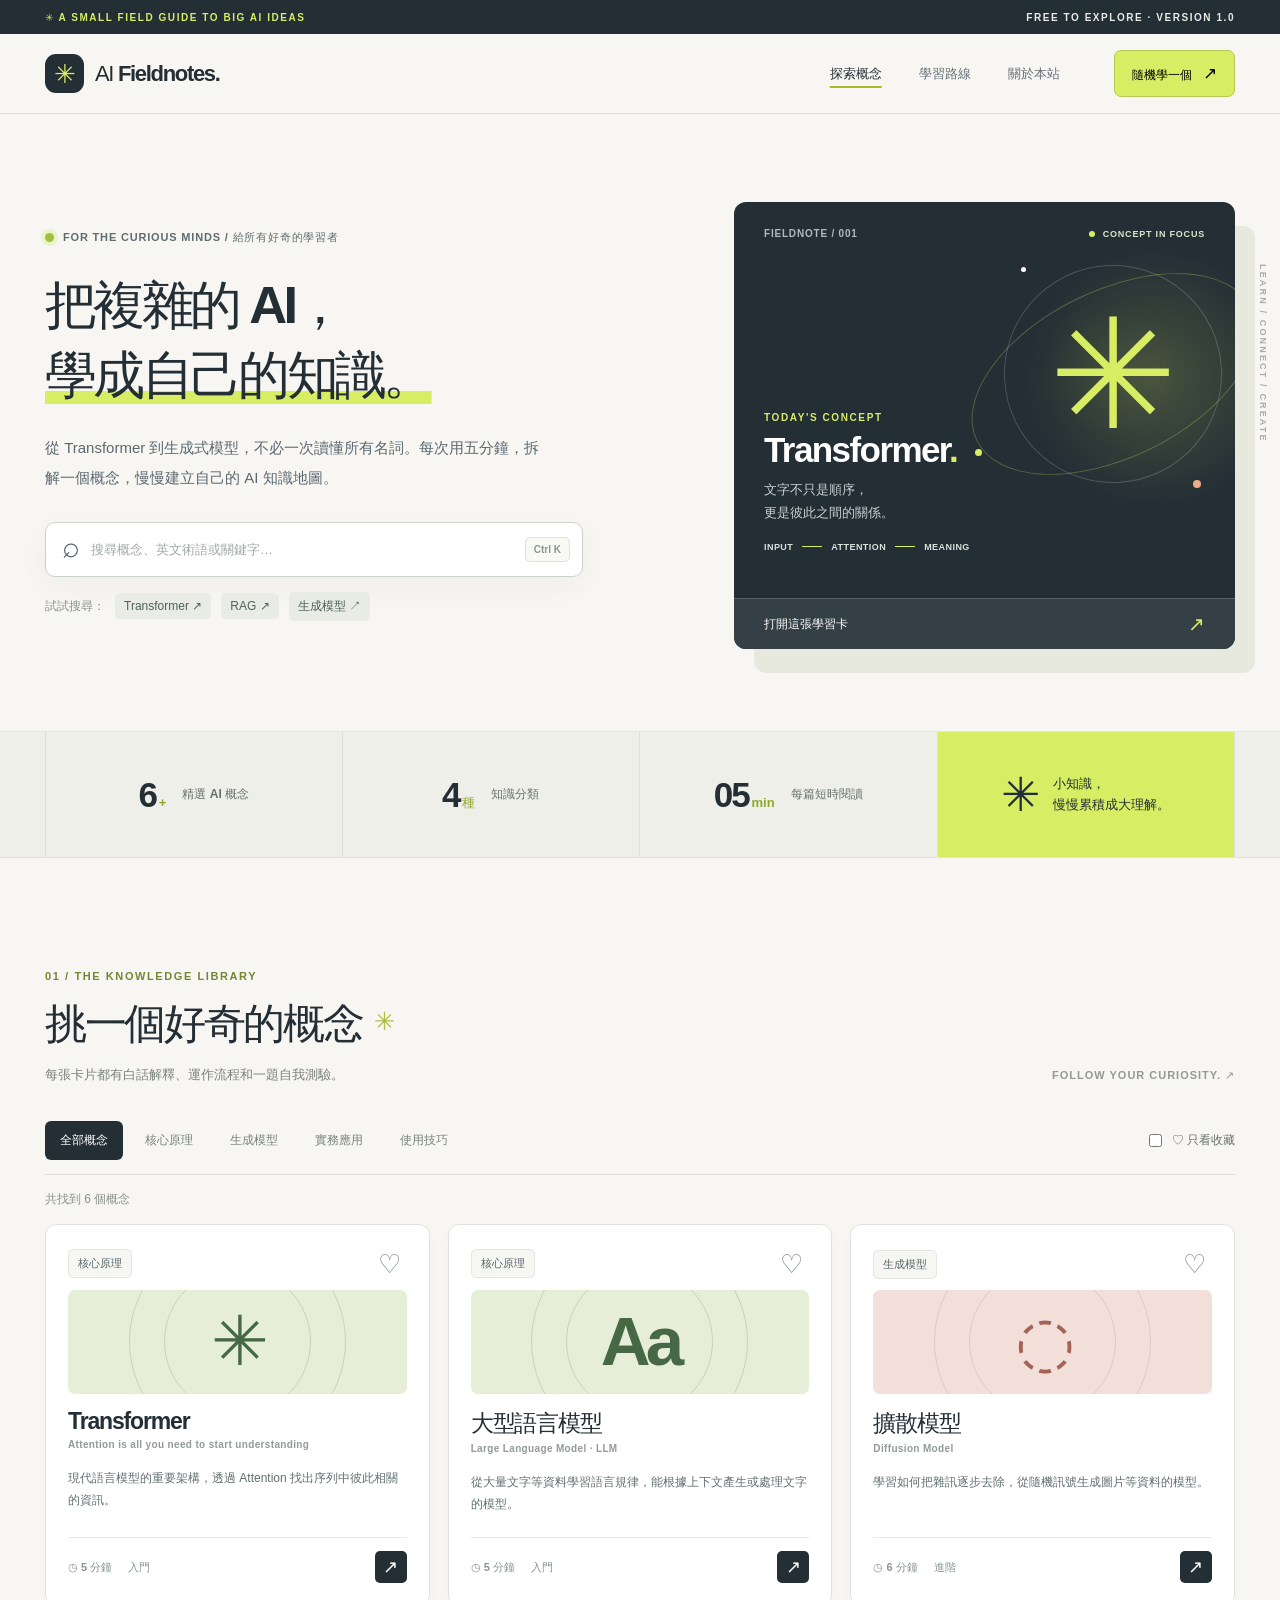
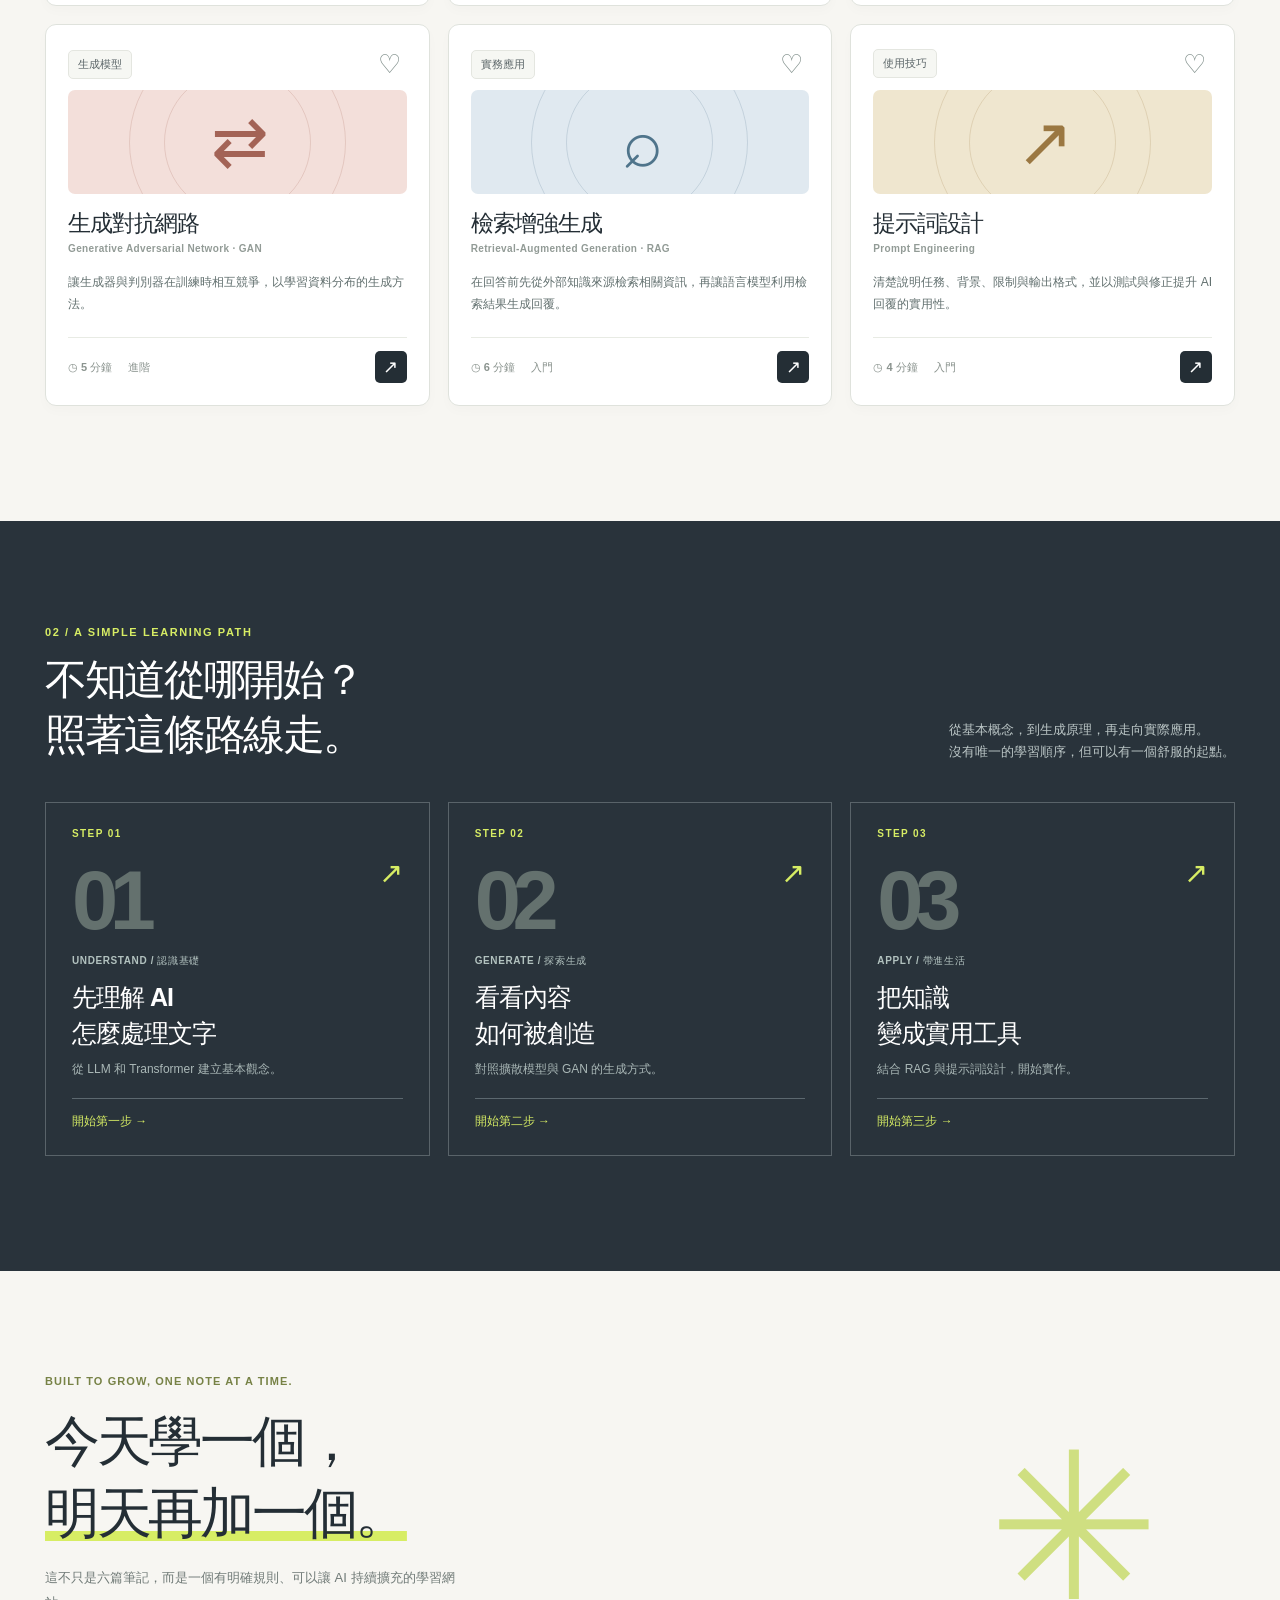
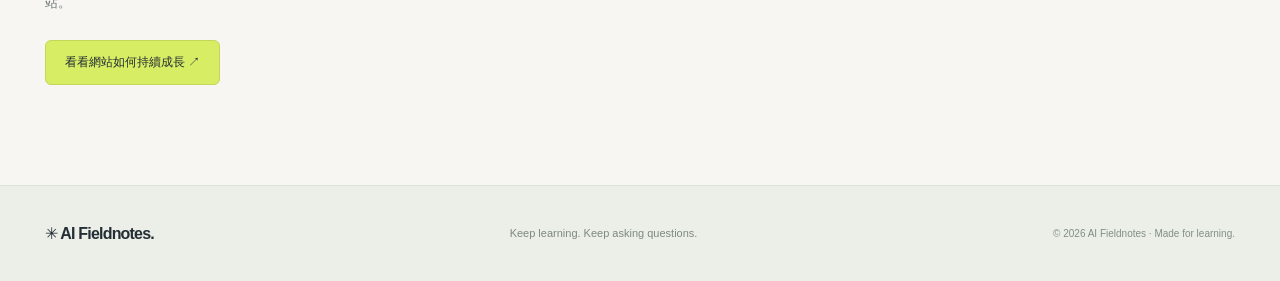
<file: index.html>
<!doctype html>
<html lang="zh-Hant">
<head>
  <meta charset="utf-8">
  <meta name="viewport" content="width=device-width, initial-scale=1">
  <meta name="description" content="AI Fieldnotes：一個可持續擴充的生成式 AI 概念學習網站，用短篇筆記、實例與測驗，建立自己的 AI 知識地圖。">
  <meta name="theme-color" content="#f7f6f2">
  <title>AI Fieldnotes｜把 AI 學成自己的知識</title>
  <link rel="icon" href="images/favicon.svg" type="image/svg+xml">
  <link rel="stylesheet" href="assets/styles.css">
</head>
<body>
  <a class="skip-link" href="#main">跳至主要內容</a>
  <div class="top-strip"><div class="container strip-inner"><span>✳ A SMALL FIELD GUIDE TO BIG AI IDEAS</span><span>FREE TO EXPLORE · VERSION 1.0</span></div></div>
  <header class="site-header"><div class="container header-inner">
    <a class="brand" href="index.html" aria-label="AI Fieldnotes 首頁"><span class="brand-mark">✳</span><span>AI <strong>Fieldnotes.</strong></span></a>
    <nav class="main-nav" aria-label="主要選單"><a class="nav-current" href="index.html#explore">探索概念</a><a href="index.html#path">學習路線</a><a href="about.html">關於本站</a></nav>
    <button class="header-random" type="button" data-random>隨機學一個 <span aria-hidden="true">↗</span></button>
  </div></header>
  <main id="main">
    <section class="hero container" aria-labelledby="heroTitle">
      <div class="hero-copy">
        <div class="hero-eyebrow"><span class="eyebrow-dot"></span> FOR THE CURIOUS MINDS / 給所有好奇的學習者</div>
        <h1 id="heroTitle">把複雜的 AI，<br><span>學成自己的知識。</span></h1>
        <p class="hero-description">從 Transformer 到生成式模型，不必一次讀懂所有名詞。每次用五分鐘，拆解一個概念，慢慢建立自己的 AI 知識地圖。</p>
        <div class="hero-search"><span class="search-icon" aria-hidden="true">⌕</span><label class="sr-only" for="topicSearch">搜尋 AI 概念</label><input id="topicSearch" type="search" placeholder="搜尋概念、英文術語或關鍵字…" autocomplete="off"><button id="clearSearch" type="button" aria-label="清空搜尋" hidden>✕</button><span class="shortcut" aria-hidden="true">Ctrl K</span></div>
        <div class="hero-pills"><span>試試搜尋：</span><a href="#explore" data-search-suggestion="Transformer">Transformer ↗</a><a href="#explore" data-search-suggestion="RAG">RAG ↗</a><a href="#explore" data-search-suggestion="生成">生成模型 ↗</a></div>
      </div>
      <div class="hero-visual" aria-label="Transformer 的上下文注意力概念示意圖" role="img">
        <div class="demo-top"><span>FIELDNOTE / 001</span><span class="demo-status"><i></i> CONCEPT IN FOCUS</span></div>
        <div class="demo-orbit"><div class="orbit outer-orbit"></div><div class="orbit inner-orbit"></div><span class="orbit-symbol">✳</span><span class="orbit-point dot-a"></span><span class="orbit-point dot-b"></span><span class="orbit-point dot-c"></span><span class="orbit-point dot-d"></span></div>
        <div class="demo-main"><span class="demo-overline">TODAY'S CONCEPT</span><h2>Transformer<span>.</span></h2><p>文字不只是順序，<br>更是彼此之間的關係。</p></div>
        <div class="demo-flow"><span>INPUT</span><i></i><span>ATTENTION</span><i></i><span>MEANING</span></div>
        <a class="demo-link" href="topic.html?slug=transformer">打開這張學習卡 <span aria-hidden="true">↗</span></a>
      </div>
      <div class="hero-side-label" aria-hidden="true">LEARN / CONNECT / CREATE</div>
    </section>
    <section class="stats-wrap"><div class="container stats-grid">
      <div class="stat"><span class="stat-num"><span id="conceptCount">6</span><small>+</small></span><span class="stat-label">精選 AI 概念</span></div>
      <div class="stat"><span class="stat-num"><span id="categoryCount">4</span><small>種</small></span><span class="stat-label">知識分類</span></div>
      <div class="stat"><span class="stat-num">05<small>min</small></span><span class="stat-label">每篇短時閱讀</span></div>
      <div class="stat stat-last"><span class="stat-marker">✳</span><span class="stat-note">小知識，<br>慢慢累積成大理解。</span></div>
    </div></section>
    <section class="section container explore-section" id="explore" aria-labelledby="exploreTitle">
      <div class="section-heading"><div><p class="eyebrow eyebrow-dark">01 / THE KNOWLEDGE LIBRARY</p><h2 id="exploreTitle">挑一個好奇的概念<span class="title-star">✳</span></h2><p>每張卡片都有白話解釋、運作流程和一題自我測驗。</p></div><span class="section-aside">FOLLOW YOUR CURIOSITY. ↗</span></div>
      <div class="library-controls"><div class="filters" role="group" aria-label="依照主題篩選"><button type="button" class="filter is-active" data-category="all" aria-pressed="true">全部概念</button><button type="button" class="filter" data-category="core" aria-pressed="false">核心原理</button><button type="button" class="filter" data-category="generation" aria-pressed="false">生成模型</button><button type="button" class="filter" data-category="application" aria-pressed="false">實務應用</button><button type="button" class="filter" data-category="practice" aria-pressed="false">使用技巧</button></div><label class="saved-filter"><input id="savedOnly" type="checkbox"><span>♡ 只看收藏</span></label></div>
      <p class="result-count" id="resultCount" role="status" aria-live="polite">共找到 6 個概念</p>
      <div id="topicGrid" class="topic-grid" aria-label="概念卡片列表"></div>
      <div id="emptyState" class="empty-state" hidden><div>⌕</div><h3>沒有找到符合條件的概念</h3><p>可以換個關鍵字，或清除篩選後再試一次。</p><button class="button button-dark" type="button" id="resetFilters">清除所有篩選</button></div>
    </section>
    <section class="path-section" id="path" aria-labelledby="pathTitle"><div class="container">
      <div class="section-heading path-heading"><div><p class="eyebrow eyebrow-light">02 / A SIMPLE LEARNING PATH</p><h2 id="pathTitle">不知道從哪開始？<br>照著這條路線走。</h2></div><p>從基本概念，到生成原理，再走向實際應用。<br>沒有唯一的學習順序，但可以有一個舒服的起點。</p></div>
      <div class="path-grid">
        <a href="topic.html?slug=large-language-model" class="path-item"><span class="path-index">STEP 01</span><div class="path-art">01<span>↗</span></div><span class="path-tag">UNDERSTAND / 認識基礎</span><h3>先理解 AI<br>怎麼處理文字</h3><p>從 LLM 和 Transformer 建立基本觀念。</p><span class="path-link">開始第一步 →</span></a>
        <a href="topic.html?slug=diffusion-model" class="path-item"><span class="path-index">STEP 02</span><div class="path-art">02<span>↗</span></div><span class="path-tag">GENERATE / 探索生成</span><h3>看看內容<br>如何被創造</h3><p>對照擴散模型與 GAN 的生成方式。</p><span class="path-link">開始第二步 →</span></a>
        <a href="topic.html?slug=rag" class="path-item"><span class="path-index">STEP 03</span><div class="path-art">03<span>↗</span></div><span class="path-tag">APPLY / 帶進生活</span><h3>把知識<br>變成實用工具</h3><p>結合 RAG 與提示詞設計，開始實作。</p><span class="path-link">開始第三步 →</span></a>
      </div>
    </div></section>
    <section class="container outro-section"><div class="outro-copy"><span>BUILT TO GROW, ONE NOTE AT A TIME.</span><h2>今天學一個，<br><em>明天再加一個。</em></h2><p>這不只是六篇筆記，而是一個有明確規則、可以讓 AI 持續擴充的學習網站。</p><a class="button button-primary" href="about.html">看看網站如何持續成長 ↗</a></div><div class="outro-symbol" aria-hidden="true">✳</div></section>
  </main>
  <footer class="site-footer"><div class="container footer-inner"><a href="index.html" class="footer-brand">✳ AI Fieldnotes.</a><p>Keep learning. Keep asking questions.</p><span>© <span id="year">2026</span> AI Fieldnotes · Made for learning.</span></div></footer>
  <script src="data/topics.js"></script><script src="assets/shared.js"></script><script src="assets/app.js"></script>
</body>
</html>
</file>
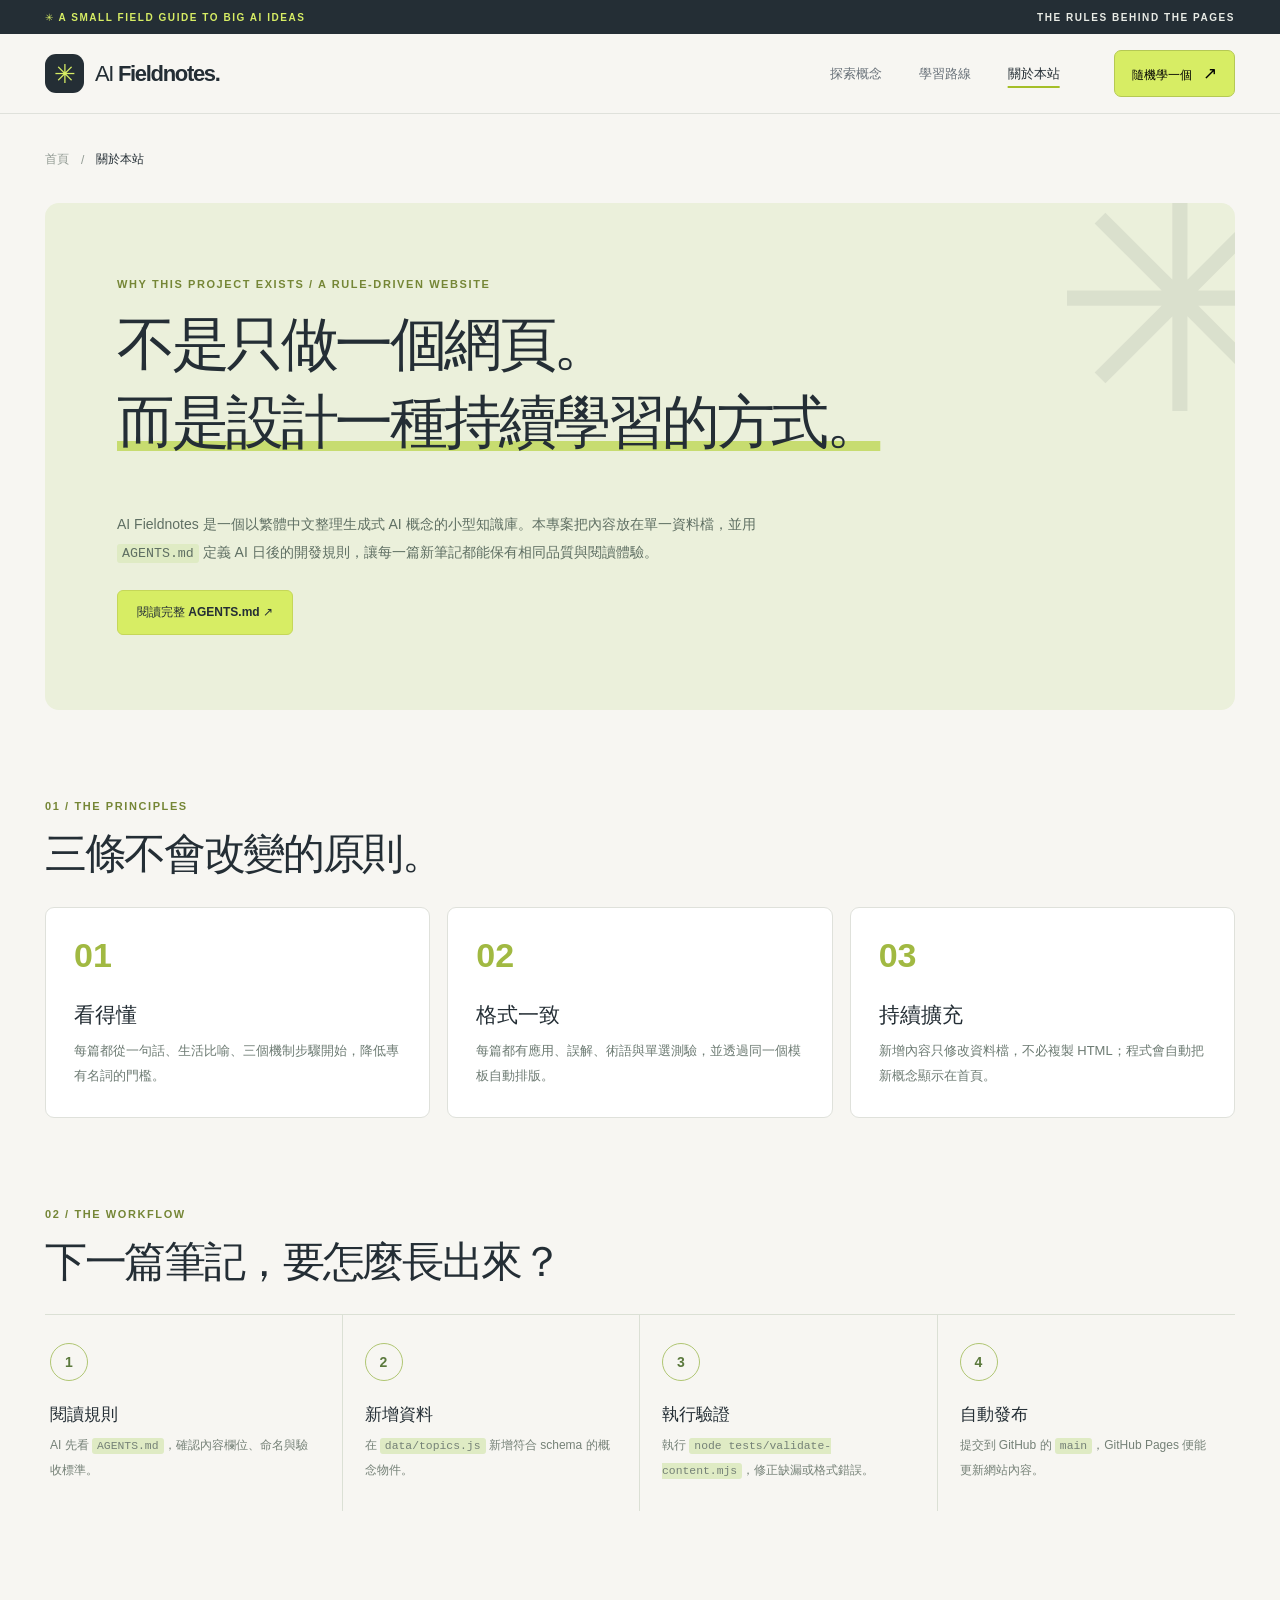
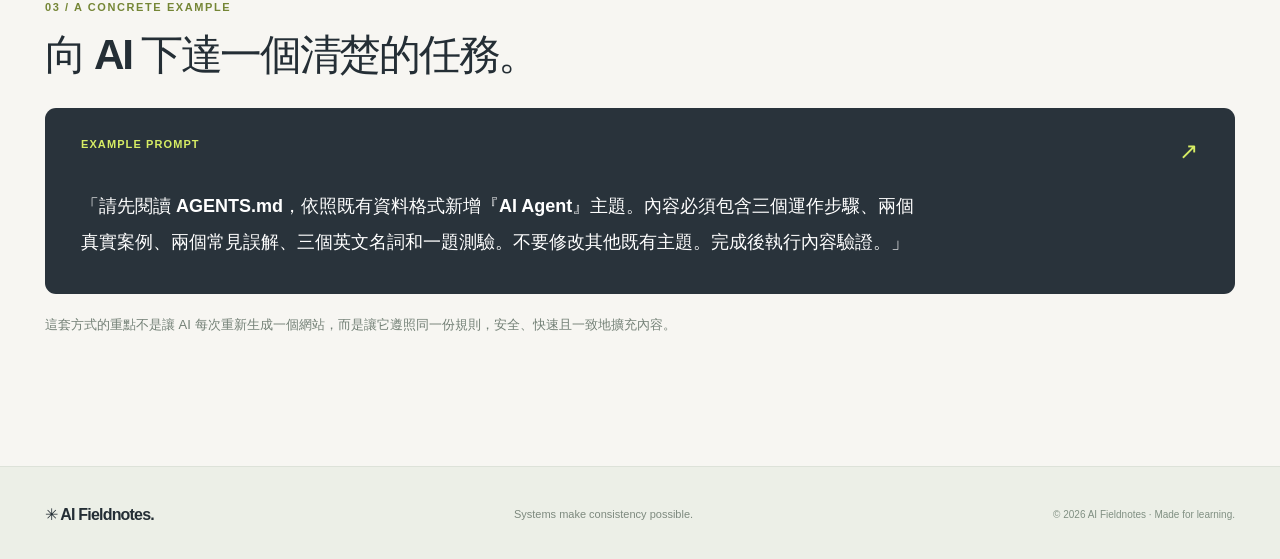
<file: about.html>
<!doctype html>
<html lang="zh-Hant">
<head>
  <meta charset="utf-8"><meta name="viewport" content="width=device-width, initial-scale=1"><meta name="description" content="了解 AI Fieldnotes 的 AGENTS.md 開發規則、資料結構與內容擴充流程。"><meta name="theme-color" content="#f7f6f2">
  <title>關於這個專案｜AI Fieldnotes</title><link rel="icon" href="images/favicon.svg" type="image/svg+xml"><link rel="stylesheet" href="assets/styles.css">
</head>
<body>
  <a class="skip-link" href="#main">跳至主要內容</a>
  <div class="top-strip"><div class="container strip-inner"><span>✳ A SMALL FIELD GUIDE TO BIG AI IDEAS</span><span>THE RULES BEHIND THE PAGES</span></div></div>
  <header class="site-header"><div class="container header-inner"><a class="brand" href="index.html"><span class="brand-mark">✳</span><span>AI <strong>Fieldnotes.</strong></span></a><nav class="main-nav" aria-label="主要選單"><a href="index.html#explore">探索概念</a><a href="index.html#path">學習路線</a><a class="nav-current" href="about.html">關於本站</a></nav><button class="header-random" type="button" data-random>隨機學一個 <span aria-hidden="true">↗</span></button></div></header>
  <main id="main" class="container about-main">
    <div class="breadcrumb"><a href="index.html">首頁</a><span>/</span><strong>關於本站</strong></div>
    <section class="about-hero"><p class="eyebrow eyebrow-dark">WHY THIS PROJECT EXISTS / A RULE-DRIVEN WEBSITE</p><h1>不是只做一個網頁。<br><em>而是設計一種持續學習的方式。</em></h1><p>AI Fieldnotes 是一個以繁體中文整理生成式 AI 概念的小型知識庫。本專案把內容放在單一資料檔，並用 <code>AGENTS.md</code> 定義 AI 日後的開發規則，讓每一篇新筆記都能保有相同品質與閱讀體驗。</p><a class="button button-primary" href="AGENTS.md">閱讀完整 AGENTS.md ↗</a></section>
    <section class="about-section"><p class="eyebrow eyebrow-dark">01 / THE PRINCIPLES</p><h2>三條不會改變的原則。</h2><div class="about-principles"><article><span>01</span><h3>看得懂</h3><p>每篇都從一句話、生活比喻、三個機制步驟開始，降低專有名詞的門檻。</p></article><article><span>02</span><h3>格式一致</h3><p>每篇都有應用、誤解、術語與單選測驗，並透過同一個模板自動排版。</p></article><article><span>03</span><h3>持續擴充</h3><p>新增內容只修改資料檔，不必複製 HTML；程式會自動把新概念顯示在首頁。</p></article></div></section>
    <section class="about-section"><p class="eyebrow eyebrow-dark">02 / THE WORKFLOW</p><h2>下一篇筆記，要怎麼長出來？</h2><div class="workflow"><div><b>1</b><h3>閱讀規則</h3><p>AI 先看 <code>AGENTS.md</code>，確認內容欄位、命名與驗收標準。</p></div><div><b>2</b><h3>新增資料</h3><p>在 <code>data/topics.js</code> 新增符合 schema 的概念物件。</p></div><div><b>3</b><h3>執行驗證</h3><p>執行 <code>node tests/validate-content.mjs</code>，修正缺漏或格式錯誤。</p></div><div><b>4</b><h3>自動發布</h3><p>提交到 GitHub 的 <code>main</code>，GitHub Pages 便能更新網站內容。</p></div></div></section>
    <section class="about-section about-bottom"><p class="eyebrow eyebrow-dark">03 / A CONCRETE EXAMPLE</p><h2>向 AI 下達一個清楚的任務。</h2><div class="prompt-sample"><div class="prompt-top"><span>EXAMPLE PROMPT</span><span>↗</span></div><p>「請先閱讀 AGENTS.md，依照既有資料格式新增『AI Agent』主題。內容必須包含三個運作步驟、兩個真實案例、兩個常見誤解、三個英文名詞和一題測驗。不要修改其他既有主題。完成後執行內容驗證。」</p></div><p class="about-fineprint">這套方式的重點不是讓 AI 每次重新生成一個網站，而是讓它遵照同一份規則，安全、快速且一致地擴充內容。</p></section>
  </main>
  <footer class="site-footer"><div class="container footer-inner"><a href="index.html" class="footer-brand">✳ AI Fieldnotes.</a><p>Systems make consistency possible.</p><span>© <span id="year">2026</span> AI Fieldnotes · Made for learning.</span></div></footer>
  <script src="data/topics.js"></script><script src="assets/shared.js"></script>
</body>
</html>
</file>
<file: assets/styles.css>
/* AI Fieldnotes — design tokens & global components. See AGENTS.md before editing. */
:root {
  --ink: #242e35;
  --muted: #667078;
  --paper: #f7f6f2;
  --white: #ffffff;
  --line: #dfe1db;
  --lime: #d7ed64;
  --lime-soft: #ebf6b3;
  --orange: #ffb895;
  --dark: #29333b;
  --radius: 18px;
  --wide: 1190px;
  font-synthesis: none;
}
* { box-sizing: border-box; }
html { scroll-behavior: smooth; scroll-padding-top: 94px; }
body { margin: 0; background: var(--paper); color: var(--ink); font-family: -apple-system, BlinkMacSystemFont, "Segoe UI", "Noto Sans TC", "Microsoft JhengHei", Arial, sans-serif; -webkit-font-smoothing: antialiased; }
a { color: inherit; text-decoration: none; }
button, input { font: inherit; }
button { cursor: pointer; }
a:focus-visible, button:focus-visible, input:focus-visible { outline: 3px solid #739cff; outline-offset: 3px; }
:where(h1,h2,h3,p) { margin-top: 0; }
.container { max-width: calc(var(--wide) + 68px); padding-inline: 34px; margin-inline: auto; }
.sr-only { position: absolute; width: 1px; height: 1px; padding: 0; margin: -1px; overflow: hidden; clip: rect(0,0,0,0); white-space: nowrap; border: 0; }
.skip-link { position: fixed; top: -60px; left: 10px; padding: 10px 16px; color: #fff; background: #000; z-index: 100; }
.skip-link:focus { top: 10px; }
[hidden] { display: none !important; }
.top-strip { background: var(--ink); color: #e8ebe5; font-size: 10px; letter-spacing: .155em; font-weight: 800; }
.strip-inner { min-height: 34px; display: flex; justify-content: space-between; align-items: center; gap: 12px; }
.strip-inner span:first-child { color: var(--lime); }
.site-header { background: rgba(247,246,242,.95); border-bottom: 1px solid var(--line); position: sticky; top: 0; z-index: 20; backdrop-filter: blur(16px); }
.header-inner { height: 79px; display: flex; align-items: center; justify-content: space-between; gap: 22px; }
.brand { display: flex; align-items: center; gap: 11px; font-size: 22px; letter-spacing: -.06em; white-space: nowrap; font-weight: 450; }
.brand strong { font-weight: 820; }
.brand-mark { width: 39px; height: 39px; border-radius: 11px; background: var(--ink); color: var(--lime); display: flex; align-items: center; justify-content: center; font-size: 26px; line-height: 1; }
.main-nav { display: flex; align-items: center; gap: 37px; margin-left: auto; margin-right: 32px; }
.main-nav a { color: #677078; font-size: 13px; font-weight: 650; padding-block: 15px; transition: color .2s; }
.main-nav a:hover, .main-nav .nav-current { color: var(--ink); }
.main-nav .nav-current { text-decoration: underline; text-decoration-color: #a5bf28; text-decoration-thickness: 2px; text-underline-offset: 8px; }
.header-random { background: var(--lime); border: 1px solid #b5c954; border-radius: 7px; padding: 12px 17px; font-weight: 750; font-size: 12px; white-space: nowrap; transition: transform .2s, background .2s; }
.header-random:hover { transform: translateY(-2px); background: var(--lime-soft); }
.header-random span { padding-left: 8px; font-size: 17px; }
.hero { padding-top: 88px; padding-bottom: 82px; display: grid; grid-template-columns: minmax(0, 1.13fr) minmax(380px, .9fr); align-items: center; gap: 60px; position: relative; }
.hero-copy { position: relative; z-index: 1; }
.hero-eyebrow { display: flex; align-items: center; gap: 9px; font-size: 11px; font-weight: 800; letter-spacing: .075em; color: #5f6d70; margin-bottom: 25px; }
.eyebrow-dot { display: inline-block; width: 9px; height: 9px; border-radius: 50%; background: #9fc23c; box-shadow: 0 0 0 4px #eaf3ca; }
.hero h1 { font-size: clamp(38px,4.1vw,60px); line-height: 1.32; letter-spacing: -.07em; font-weight: 860; margin: 0 0 24px; }
.hero h1 span { text-decoration: underline; text-decoration-color: var(--lime); text-decoration-thickness: 13px; text-underline-offset: -2px; text-decoration-skip-ink: none; }
.hero-description { font-size: 15px; color: #5c6870; line-height: 2; max-width: 495px; margin-bottom: 29px; }
.hero-search { display: flex; align-items: center; border: 1px solid #cbd1cb; background: #fff; border-radius: 10px; box-shadow: 0 9px 28px #23332f0a; padding: 8px 12px 8px 16px; max-width: 538px; }
.search-icon { font-size: 30px; color: #57636a; line-height: 1; transform: translateY(-2px); }
.hero-search input { border: 0; background: transparent; color: var(--ink); flex: 1; min-width: 0; padding: 11px; outline: none; font-size: 13px; }
.hero-search input:focus-visible { outline: none; }
.hero-search:focus-within { border-color: #88a431; box-shadow: 0 0 0 3px #d7ed6470; }
.hero-search input::placeholder { color: #a0a8a5; }
.hero-search input::-webkit-search-cancel-button { display: none; }
.hero-search button { border: none; background: none; font-size: 12px; color: var(--muted); padding: 5px 8px; }
.shortcut { border: 1px solid var(--line); background: #f8f8f5; padding: 6px 8px; border-radius: 5px; font-size: 10px; white-space: nowrap; color: #8c9596; font-weight: 700; }
.hero-pills { display: flex; align-items: center; flex-wrap: wrap; gap: 10px; margin-top: 15px; font-size: 12px; }
.hero-pills span { color: #89918c; }
.hero-pills a { color: #4e605c; background: #e9ece5; border-radius: 5px; padding: 6px 9px; }
.hero-pills a:hover { background: var(--lime-soft); }
.hero-visual { color: #fff; background: var(--ink); height: 447px; border-radius: 12px; padding: 26px 30px; position: relative; overflow: hidden; box-shadow: 20px 24px 0 #e7e9df; isolation: isolate; }
.hero-visual:after { position: absolute; content: ''; width: 260px; height: 260px; background: radial-gradient(circle, #d7ed6430, transparent 70%); top: 46px; right: -50px; z-index: -1; }
.demo-top { display: flex; justify-content: space-between; gap: 5px; align-items: center; font-size: 10px; font-weight: 750; letter-spacing: .08em; color: #b0babd; }
.demo-status { color: #dbe7cb; font-size: 9px; }
.demo-status i { display: inline-block; width: 6px; height: 6px; background: var(--lime); border-radius: 50%; margin-right: 4px; }
.demo-orbit { position: absolute; right: -28px; top: 42px; width: 300px; height: 260px; display: flex; justify-content: center; align-items: center; }
.orbit { position: absolute; border: 1px solid #a9c85b58; border-radius: 50%; transform: rotate(-26deg); }
.outer-orbit { width: 305px; height: 168px; }
.inner-orbit { width: 218px; height: 218px; transform: rotate(19deg); border-color: #ffffff2d; }
.orbit-symbol { color: var(--lime); font-size: 153px; line-height: 1; text-shadow: 0 0 45px #d7ed641a; animation: rotateSlow 27s linear infinite; }
.orbit-point { position: absolute; width: 10px; height: 10px; border-radius: 50%; background: var(--lime); }
.dot-a { right: 16px; top: 54px; } .dot-b { left: 12px; bottom: 48px; width: 7px; height: 7px; } .dot-c { right: 62px; bottom: 16px; background: #eeab87; width: 8px; height: 8px; } .dot-d { left: 58px; top: 23px; width: 5px; height: 5px; background: #fff; }
.demo-main { position: relative; margin-top: 168px; }
.demo-overline { font-size: 10px; letter-spacing: .16em; color: var(--lime); font-weight: 850; }
.demo-main h2 { margin: 5px 0 8px; font-size: 35px; letter-spacing: -.045em; }
.demo-main h2 span { color: var(--lime); }
.demo-main p { color: #cad1d1; font-size: 13px; line-height: 1.8; }
.demo-flow { display: flex; align-items: center; gap: 9px; color: #d8e1db; font-size: 9px; letter-spacing: .05em; font-weight: 750; margin-top: 17px; }
.demo-flow i { height: 1px; width: 20px; background: var(--lime); }
.demo-link { display: flex; align-items: center; justify-content: space-between; position: absolute; bottom: 0; left: 0; right: 0; height: 51px; border-top: 1px solid #566367; background: #343f46; padding: 0 30px; font-size: 12px; font-weight: 700; }
.demo-link:hover { background: #405048; }
.demo-link span { font-size: 20px; color: var(--lime); }
.hero-side-label { position: absolute; font-size: 9px; font-weight: 800; color: #a6ada6; letter-spacing: .24em; writing-mode: vertical-rl; right: 1px; top: 150px; }
@keyframes rotateSlow { to { transform: rotate(360deg); } }
.stats-wrap { border-top: 1px solid #e2e4dd; border-bottom: 1px solid #e2e4dd; background: #efefe9; }
.stats-grid { display: grid; grid-template-columns: repeat(4,1fr); }
.stat { min-height: 125px; display: flex; align-items: center; justify-content: center; gap: 16px; border-right: 1px solid #dfe0d8; }
.stat:first-child { border-left: 1px solid #dfe0d8; }
.stat-num { font-weight: 850; font-size: 35px; letter-spacing: -.06em; }
.stat-num small { font-size: 13px; color: #90a72d; letter-spacing: 0; margin-left: 3px; }
.stat-label { color: #67736c; font-size: 12px; font-weight: 650; }
.stat-last { background: var(--lime); gap: 13px; }
.stat-marker { font-size: 47px; }
.stat-note { font-weight: 750; line-height: 1.6; font-size: 13px; }
.section { padding-top: 112px; padding-bottom: 115px; }
.section-heading { display: flex; justify-content: space-between; align-items: end; gap: 25px; margin-bottom: 35px; }
.eyebrow { font-size: 11px; font-weight: 850; letter-spacing: .145em; margin-bottom: 15px; }
.eyebrow-dark { color: #758636; } .eyebrow-light { color: var(--lime); }
.section-heading h2, .about-section h2 { font-size: clamp(28px,3.3vw,43px); line-height: 1.3; font-weight: 840; letter-spacing: -.055em; margin-bottom: 12px; }
.section-heading p:not(.eyebrow) { color: #7a817d; line-height: 1.7; font-size: 13px; margin-bottom: 0; }
.title-star { font-size: 25px; color: #a9be3f; display: inline-block; vertical-align: 8px; padding-left: 12px; }
.section-aside { color: #929a92; font-size: 11px; font-weight: 800; letter-spacing: .09em; padding-bottom: 4px; }
.library-controls { display: flex; justify-content: space-between; gap: 15px; flex-wrap: wrap; align-items: center; border-bottom: 1px solid var(--line); padding-bottom: 14px; }
.filters { display: flex; gap: 7px; flex-wrap: wrap; }
.filter { border: 1px solid transparent; border-radius: 6px; padding: 10px 14px; background: transparent; color: #78827d; font-size: 12px; font-weight: 750; }
.filter:hover { background: #e6e9dc; color: var(--ink); }
.filter.is-active { background: var(--ink); color: #fff; }
.saved-filter { display: flex; gap: 7px; align-items: center; font-size: 12px; font-weight: 720; color: #69736a; cursor: pointer; }
.saved-filter input { accent-color: #7d9f36; }
.result-count { font-size: 12px; color: #8a918a; margin: 16px 0; }
.topic-grid { display: grid; grid-template-columns: repeat(3,minmax(0,1fr)); gap: 18px; }
.topic-card { border: 1px solid #dfe2dc; border-radius: 11px; background: #fff; padding: 22px; min-height: 363px; display: flex; flex-direction: column; box-shadow: 0 5px 12px #25313205; animation: slideIn .38s both; animation-delay: var(--stagger,0ms); transition: transform .2s, box-shadow .2s; }
.topic-card:hover { transform: translateY(-5px); box-shadow: 0 18px 25px #25313212; }
@keyframes slideIn { from { opacity: 0; transform: translateY(13px); } to { opacity: 1; transform: translateY(0); } }
.topic-card-top { display: flex; align-items: center; justify-content: space-between; }
.topic-category { font-size: 11px; font-weight: 760; color: #5b6568; border: 1px solid #e4e6e0; background: #f6f7f3; padding: 6px 9px; border-radius: 5px; }
.save-btn { border: 0; background: transparent; color: #7c8b87; font-size: 26px; line-height: 1; padding: 4px 6px; min-width: 34px; min-height: 34px; }
.save-btn:hover, .save-btn.is-saved { color: #d46f54; }
.topic-art { height: 104px; display: flex; align-items: center; justify-content: center; margin: 9px 0 14px; border-radius: 7px; position: relative; overflow: hidden; }
.topic-art:before, .topic-art:after { content: ''; position: absolute; border: 1px solid currentColor; border-radius: 50%; opacity: .2; }
.topic-art:before { width: 145px; height: 145px; } .topic-art:after { width: 215px; height: 215px; }
.topic-art-symbol { font-size: 69px; font-weight: 780; line-height: 1; letter-spacing: -.07em; position: relative; z-index: 1; }
.card--core .topic-art { background: #e6eed7; color: #466844; }
.card--generation .topic-art { background: #f3dfda; color: #a36356; }
.card--application .topic-art { background: #e0e9f0; color: #4f748b; }
.card--practice .topic-art { background: #efe6cf; color: #9b7842; }
.topic-title { font-size: 23px; letter-spacing: -.05em; margin-bottom: 4px; }
.topic-title a:after { content: ''; position: absolute; inset: 0; }
.topic-card { position: relative; }
.topic-english { color: #929b96; font-size: 10px; min-height: 16px; font-weight: 700; letter-spacing: .035em; margin-bottom: 13px; overflow: hidden; text-overflow: ellipsis; white-space: nowrap; }
.topic-summary { font-size: 12px; line-height: 1.8; color: #62706f; margin: 0 0 22px; flex: 1; }
.topic-card-bottom { border-top: 1px solid #e8ebe4; display: flex; align-items: center; gap: 16px; padding-top: 13px; }
.meta { font-size: 11px; color: #8a938e; font-weight: 650; }
.card-arrow { margin-left: auto; background: var(--ink); color: #fff; width: 32px; height: 32px; display: grid; place-items: center; border-radius: 5px; font-size: 18px; }
.topic-card .save-btn { position: relative; z-index: 2; }
.empty-state { padding: 95px 15px; border: 1px dashed #ccd1c8; text-align: center; border-radius: 11px; }
.empty-state div { font-size: 70px; color: #a5b55e; }.empty-state h3 { font-size: 22px; }.empty-state p { font-size: 13px; color: var(--muted); }
.button { display: inline-flex; align-items: center; justify-content: center; min-height: 45px; padding: 12px 19px; border-radius: 6px; border: 1px solid transparent; font-size: 12px; font-weight: 800; }
.button-primary { background: var(--lime); color: var(--ink); border-color: #c5d758; }.button-primary:hover { background: #e5f99b; }
.button-dark { background: var(--ink); color: #fff; }.button-dark:hover { background: #455560; }
.path-section { padding: 105px 0 115px; background: var(--dark); color: #fff; }
.path-heading { align-items: end; margin-bottom: 39px; }
.path-heading h2 { margin-bottom: 0; }
.path-heading > p { color: #bbc6c6 !important; line-height: 1.9; }
.path-grid { display: grid; grid-template-columns: repeat(3,1fr); gap: 18px; }
.path-item { border: 1px solid #596369; padding: 25px 26px; min-height: 353px; display: flex; flex-direction: column; transition: background .2s; }
.path-item:hover { background: #3a484f; }
.path-index { font-size: 10px; letter-spacing: .14em; color: var(--lime); font-weight: 800; }
.path-art { font-size: 83px; letter-spacing: -.1em; font-weight: 860; line-height: 1; color: #64716e; display: flex; align-items: flex-start; justify-content: space-between; margin-top: 20px; margin-bottom: 12px; }
.path-art span { font-size: 29px; font-weight: 400; letter-spacing: 0; color: var(--lime); }
.path-tag { color: #b2c2bf; font-weight: 750; font-size: 10px; letter-spacing: .06em; }
.path-item h3 { font-size: 25px; letter-spacing: -.04em; line-height: 1.45; margin: 11px 0 7px; }
.path-item p { font-size: 12px; color: #aab8b7; line-height: 1.8; margin-bottom: 18px; }
.path-link { margin-top: auto; border-top: 1px solid #5c686f; padding-top: 14px; font-size: 12px; font-weight: 750; color: var(--lime); }
.outro-section { padding-block: 100px; display: flex; align-items: center; justify-content: space-between; min-height: 400px; }
.outro-copy > span { font-size: 11px; letter-spacing: .1em; color: #778246; font-weight: 850; }
.outro-copy h2 { font-size: clamp(33px,4.4vw,55px); line-height: 1.3; letter-spacing: -.06em; margin: 17px 0; }
.outro-copy h2 em { font-style: normal; text-decoration: underline; text-decoration-color: var(--lime); text-decoration-thickness: 10px; text-underline-offset: -1px; text-decoration-skip-ink: none; }
.outro-copy p { max-width: 430px; color: #707a77; font-size: 13px; line-height: 1.9; margin-bottom: 24px; }
.outro-symbol { font-size: 205px; color: #cfdf81; line-height: 1; padding-right: 75px; animation: rotateSlow 40s linear infinite; }
.site-footer { border-top: 1px solid #dde2d9; background: #ecefe7; }
.footer-inner { min-height: 95px; display: flex; gap: 20px; align-items: center; justify-content: space-between; }
.footer-brand { font-weight: 850; font-size: 16px; letter-spacing: -.05em; }.footer-inner p { color: #7d897e; font-size: 11px; margin: 0; }.footer-inner > span { color: #819083; font-size: 10px; }
/* Concept detail page */
.lesson-main { padding-top: 37px; padding-bottom: 105px; }
.breadcrumb { font-size: 12px; display: flex; align-items: center; gap: 12px; color: #929b94; flex-wrap: wrap; margin-bottom: 35px; }
.breadcrumb a:hover { text-decoration: underline; }.breadcrumb strong { color: var(--ink); font-weight: 750; }
.lesson-hero { border: 1px solid #dce1da; border-radius: 14px; background: #fff; padding: 51px; display: grid; grid-template-columns: 1.35fr .8fr; align-items: stretch; gap: 46px; }
.lesson-badge { display: inline-block; border: 1px solid #cad9aa; background: #edf4dc; color: #658037; padding: 7px 10px; border-radius: 6px; font-size: 11px; font-weight: 850; }
.lesson--generation .lesson-badge { background: #f9e8df; border-color: #f0c7b5; color: #98654f; }
.lesson--application .lesson-badge { background: #e3eef4; border-color: #bdd5e1; color: #53798c; }
.lesson--practice .lesson-badge { background: #f9eccc; border-color: #e8d49b; color: #8d7437; }
.lesson-title { font-size: clamp(39px,5vw,68px); letter-spacing: -.06em; margin: 24px 0 4px; line-height: 1.2; }
.lesson-english { color: #8c9995; font-size: 13px; letter-spacing: .03em; margin-bottom: 32px; }
.lesson-one-liner { font-size: clamp(20px,2.3vw,27px); font-weight: 830; line-height: 1.6; letter-spacing: -.04em; margin-bottom: 14px; }
.lesson-summary { max-width: 550px; color: #63716e; font-size: 14px; line-height: 2; }
.lesson-meta { border-top: 1px solid var(--line); display: flex; gap: 25px; align-items: center; padding-top: 19px; margin-top: 28px; color: #88938f; font-size: 12px; }
.save-btn-large { margin-left: auto; }
.lesson-analogy { padding: 25px; background: #eff2e9; border-radius: 10px; display: flex; flex-direction: column; justify-content: center; }
.analogy-icon { font-size: 100px; text-align: center; color: #8da751; font-weight: 750; line-height: 1.4; }
.lesson--generation .analogy-icon { color: #b78674; }.lesson--application .analogy-icon { color: #6894b0; }.lesson--practice .analogy-icon { color: #b4a06b; }
.analogy-label { color: #737f70; font-size: 11px; font-weight: 800; margin: 17px 0 10px; }
.analogy-text { font-size: 16px; font-weight: 710; line-height: 1.85; letter-spacing: -.02em; margin: 0; }
.lesson-layout { display: grid; grid-template-columns: minmax(0,1fr) 240px; gap: 60px; padding-top: 50px; }
.lesson-side { align-self: start; position: sticky; top: 115px; border: 1px solid #e1e5dd; background: #fff; border-radius: 9px; display: flex; flex-direction: column; gap: 3px; padding: 24px 22px; }
.side-title { font-size: 12px; font-weight: 820; margin-bottom: 10px; }.lesson-side a { font-size: 12px; color: #6f7b74; line-height: 1.6; padding: 9px 4px; }.lesson-side a:hover { color: #4e7025; }
.lesson-body .lesson-section { padding: 30px 0 50px; border-bottom: 1px solid var(--line); scroll-margin-top: 110px; }
.lesson-body .lesson-section:first-child { padding-top: 15px; }
.lesson-section .section-title { font-size: clamp(25px,2.8vw,34px); letter-spacing: -.045em; margin-bottom: 12px; }
.section-lead { color: #7c8781; font-size: 13px; line-height: 1.8; margin-bottom: 26px; }
.lesson-steps { display: flex; flex-direction: column; gap: 13px; }
.lesson-step { background: #fff; border: 1px solid #e3e6df; border-radius: 10px; padding: 24px; display: flex; align-items: flex-start; gap: 22px; }
.step-number { font-size: 25px; font-weight: 860; color: #a1b948; letter-spacing: -.05em; }
.lesson-step h3 { font-size: 16px; margin: 1px 0 10px; }.lesson-step p { color: #6b7973; font-size: 13px; line-height: 1.8; margin: 0; }
.example-grid { display: grid; grid-template-columns: repeat(2,1fr); gap: 16px; }
.example-item { background: #eef1e7; padding: 25px; border-radius: 9px; min-height: 186px; }.example-star { font-size: 24px; color: #9cb34d; }.example-item h3 { font-size: 18px; margin: 13px 0 8px; }.example-item p { font-size: 12px; line-height: 1.9; color: #697872; margin: 0; }
.misconception { border: 1px solid #e2e5de; border-radius: 9px; background: #fff; padding: 21px 24px; margin-top: 13px; }.misconception p { font-size: 13px; line-height: 1.9; margin: 0; }.misconception .myth { color: #bd6959; border-bottom: 1px solid #edf0e9; padding-bottom: 12px; margin-bottom: 12px; }.misconception .fact { color: #466e41; }
.glossary-list { border-top: 1px solid var(--line); display: grid; grid-template-columns: 190px 1fr; }.glossary-list dt, .glossary-list dd { margin: 0; padding: 15px 8px; border-bottom: 1px solid var(--line); font-size: 13px; line-height: 1.7; }.glossary-list dt { font-weight: 850; }.glossary-list dd { color: #708078; }
.quiz-box { padding: 30px; border-radius: 12px; background: var(--dark); color: #fff; }.quiz-label { color: var(--lime); font-size: 10px; letter-spacing: .1em; font-weight: 800; }.quiz-question { font-size: 21px; line-height: 1.5; margin: 11px 0 25px; }
.quiz-option { display: flex; align-items: center; gap: 11px; border: 1px solid #697676; padding: 13px; border-radius: 7px; margin-top: 9px; font-size: 13px; line-height: 1.6; cursor: pointer; }.quiz-option input { accent-color: var(--lime); }.quiz-option:hover { background: #405056; }.choice-letter { color: var(--lime); font-weight: 900; }
.quiz-option.is-answer { border-color: #a3c86a; background: #4c6248; }.quiz-option.is-incorrect { border-color: #d38b8b; background: #6f4848; }
.quiz-form > button { margin-top: 20px; }.quiz-feedback { font-size: 13px; line-height: 1.85; border: 1px solid #96ab70; color: #edf7d7; background: #455941; padding: 16px; margin-top: 16px; border-radius: 7px; }.quiz-feedback-warn { background: #624d46; border-color: #cba38a; color: #fff1e4; }
.next-topic { display: flex; align-items: center; justify-content: space-between; gap: 20px; background: var(--lime); border-radius: 12px; padding: 32px 41px; margin-top: 60px; }.next-topic p { font-size: 10px; font-weight: 800; letter-spacing: .1em; margin: 0 0 8px; }.next-topic h2 { margin: 0; font-size: 31px; letter-spacing: -.04em; }
.not-found-title { font-size: 36px; }.not-found-description { font-size: 15px; line-height: 1.8; color: var(--muted); }
/* About page */
.about-main { padding-top: 37px; padding-bottom: 115px; }
.about-hero { background: #ebf0db; border-radius: 14px; padding: 75px 72px; position: relative; overflow: hidden; }
.about-hero:after { content: '✳'; position: absolute; font-size: 310px; top: -80px; right: -75px; opacity: .08; }
.about-hero > * { position: relative; z-index: 1; }.about-hero h1 { font-size: clamp(34px,4.6vw,58px); letter-spacing: -.06em; line-height: 1.35; }.about-hero h1 em { font-style: normal; text-decoration: underline; text-decoration-color: #c7dc70; text-decoration-thickness: 10px; text-underline-offset: -1px; text-decoration-skip-ink: none; }.about-hero p:not(.eyebrow) { max-width: 720px; font-size: 14px; color: #5f6f63; line-height: 2; margin-bottom: 23px; }
.about-main code { padding: 2px 5px; border-radius: 3px; background: #dfebc4; font-size: .95em; }
.about-section { padding-top: 90px; }.about-section h2 { margin-bottom: 25px; }.about-principles { display: grid; grid-template-columns: repeat(3,1fr); gap: 17px; }.about-principles article { background: #fff; border: 1px solid var(--line); border-radius: 9px; padding: 28px; }.about-principles article span { color: #a1b942; font-size: 34px; font-weight: 850; }.about-principles h3 { font-size: 21px; margin: 26px 0 10px; }.about-principles p { color: #6d7b73; font-size: 13px; line-height: 1.9; margin: 0; }
.workflow { border-top: 1px solid #dbe0d5; display: grid; grid-template-columns: repeat(4,1fr); }.workflow > div { padding: 28px 22px 16px 5px; border-right: 1px solid #dbe0d5; }.workflow > div:not(:first-child) { padding-left: 22px; }.workflow > div:last-child { border-right: 0; }.workflow b { display: grid; place-items: center; width: 38px; height: 38px; border: 1px solid #b0c673; border-radius: 50%; color: #5b793d; font-size: 14px; }.workflow h3 { font-size: 17px; margin: 22px 0 7px; }.workflow p { color: #758177; font-size: 12px; line-height: 2; }
.prompt-sample { border-radius: 11px; background: var(--dark); color: #fff; padding: 30px 36px; }.prompt-top { display: flex; justify-content: space-between; color: var(--lime); font-weight: 850; font-size: 11px; letter-spacing: .1em; }.prompt-top span:last-child { font-size: 23px; }.prompt-sample p { max-width: 850px; font-size: 18px; font-weight: 630; line-height: 2; margin: 23px 0 4px; }.about-fineprint { color: #738076; font-size: 13px; line-height: 2; margin-top: 18px; }
@media (max-width: 990px) {
  .main-nav { gap: 17px; margin-right: 5px; }.hero { grid-template-columns: 1fr 390px; gap: 23px; }.hero h1 { font-size: 43px; }.hero-visual { height: 440px; }.hero-side-label { display: none; }
  .topic-grid { grid-template-columns: repeat(2,minmax(0,1fr)); }.stat { gap: 10px; }.stat-num { font-size: 29px; }.stat-label { font-size: 11px; }
  .lesson-layout { gap: 27px; grid-template-columns: minmax(0,1fr) 205px; }.lesson-hero { padding: 34px; gap: 22px; }.about-hero { padding: 60px 45px; }
}
@media (max-width: 750px) {
  .container { padding-inline: 20px; }.strip-inner { justify-content: center; }.strip-inner span:last-child { display: none; }
  .header-inner { height: 69px; }.brand { font-size: 19px; }.brand-mark { height: 35px; width: 35px; }.main-nav { gap: 13px; margin: 0; }.main-nav a { font-size: 11px; }.header-random { display: none; }
  .hero { grid-template-columns: 1fr; padding-top: 55px; padding-bottom: 58px; }.hero h1 { font-size: clamp(35px,7vw,51px); }.hero-visual { max-width: 570px; width: 100%; height: 405px; margin-top: 22px; box-shadow: 12px 12px 0 #e7e9df; }.demo-main { margin-top: 128px; }
  .stats-grid { grid-template-columns: repeat(2,1fr); }.stat { min-height: 105px; }.stat:nth-child(3) { border-left: 1px solid #dfe0d8; }.section { padding-top: 73px; padding-bottom: 80px; }.section-heading { align-items: start; }.section-aside { display: none; }.path-section { padding-block: 75px; }.path-grid { grid-template-columns: 1fr; }.path-item { min-height: 250px; }.path-art { font-size: 65px; margin: 8px 0; }.path-heading { flex-direction: column; }.outro-symbol { font-size: 110px; padding-right: 0; }.outro-section { padding-block: 70px; }
  .lesson-layout { grid-template-columns: 1fr; }.lesson-side { display: none; }.lesson-hero { grid-template-columns: 1fr; }.lesson-analogy { padding: 18px 25px; }.analogy-icon { display: none; }.lesson-main { padding-bottom: 65px; }
  .about-principles { grid-template-columns: 1fr; }.workflow { grid-template-columns: repeat(2,1fr); }.workflow > div:nth-child(2) { border-right: 0; }.workflow > div:nth-child(3), .workflow > div:nth-child(4) { border-top: 1px solid #dbe0d5; }.workflow > div:nth-child(3) { padding-left: 5px; }.about-section { padding-top: 70px; }
}
@media (max-width: 520px) {
  .header-inner { flex-wrap: wrap; gap: 0; height: auto; padding-block: 10px; }.brand { width: 100%; margin-bottom: 5px; }.main-nav { width: 100%; justify-content: space-between; }.main-nav a { padding: 10px 0 9px; }.main-nav .nav-current { text-underline-offset: 5px; }
  .hero-eyebrow { font-size: 9px; }.hero h1 { font-size: clamp(32px,9vw,43px); }.hero-description { font-size: 13px; }.shortcut { display: none; }.hero-visual { padding: 22px; }.demo-orbit { right: -75px; }.demo-link { padding-inline: 22px; }
  .topic-grid { grid-template-columns: 1fr; }.topic-card { min-height: 320px; }.topic-art { height: 92px; }.filters { gap: 4px; }.filter { padding: 9px; font-size: 11px; }.saved-filter { margin-top: 6px; }.stats-grid { grid-template-columns: repeat(2,1fr); }.stat { gap: 7px; }.stat-num { font-size: 26px; }.stat-marker { font-size: 32px; }.stat-note { font-size: 11px; }
  .outro-symbol { display: none; }.footer-inner { padding-block: 24px; flex-wrap: wrap; gap: 9px; justify-content: flex-start; }.footer-brand { width: 100%; }.footer-inner p { width: 100%; }.section-heading h2 { font-size: 31px; }
  .lesson-hero { padding: 25px; }.lesson-title { font-size: 43px; }.lesson-meta { gap: 12px; }.example-grid { grid-template-columns: 1fr; }.glossary-list { grid-template-columns: 1fr; }.glossary-list dt { border: 0; padding-bottom: 0; }.glossary-list dd { padding-top: 2px; }.quiz-box { padding: 22px; }.next-topic { padding: 24px; flex-direction: column; align-items: flex-start; }.next-topic h2 { font-size: 25px; }
  .about-hero { padding: 35px 24px; }.about-hero h1 { font-size: 32px; }.about-principles article { padding: 23px; }.workflow { grid-template-columns: 1fr; }.workflow > div { border: 0 !important; border-bottom: 1px solid var(--line) !important; padding-left: 5px !important; }.prompt-sample { padding: 25px 20px; }.prompt-sample p { font-size: 14px; }
}
@media (prefers-reduced-motion: reduce) { *, *:before, *:after { animation-duration: .01ms !important; transition-duration: .01ms !important; scroll-behavior: auto !important; } }
</file>
